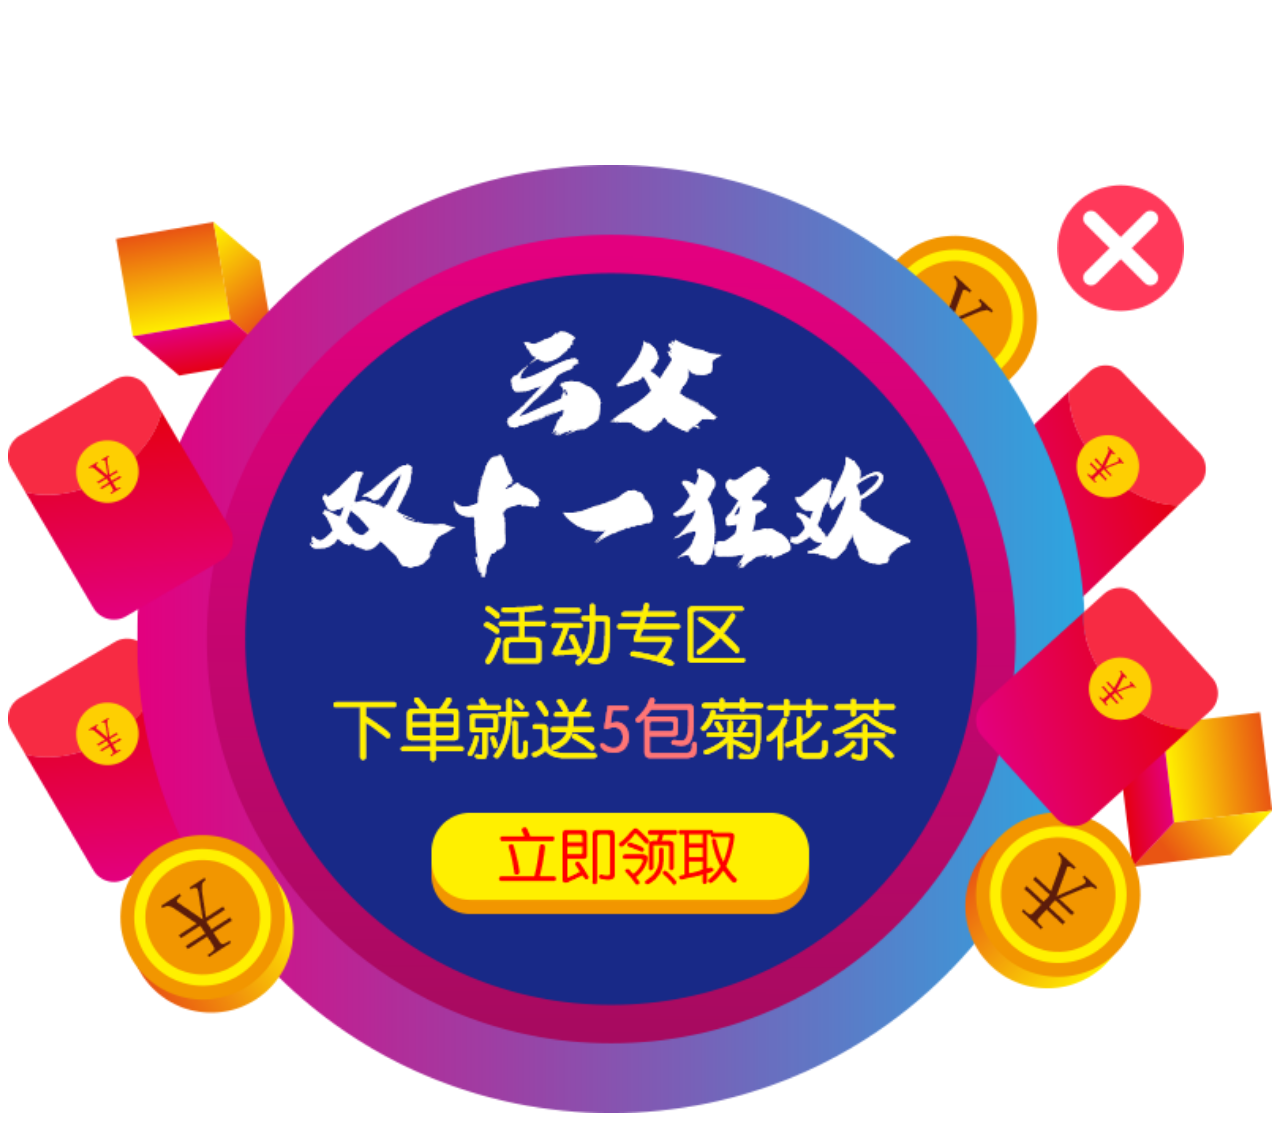
<file: index.html>
<!DOCTYPE html>
<html lang="en">

<head>
    <meta charset="utf-8">
    <meta http-equiv="X-UA-Compatible" content="IE=edge,chrome=1" />
    <meta name="viewport" content="initial-scale=1, user-scalable=0, minimum-scale=1.0, maximum-scale=1.0, shrink-to-fit=no, width=device-width, initial-scale=1.0, maximum-scale=1.0, user-scalable=0" />
    <title>双十一聚惠</title>
    <script src="js/jquery.js"></script>
    <style type="text/css">
    .fuchen {
        position: relative;
        margin-top: 165px;
        text-align: center;
    }

    .fuchen2 {
        width: 100%;
        height: auto;
    }

    .fuchenicon {
        position: absolute;
        top: 2%;
        right: 7%;
        width: 10%;
    }
    </style>
</head>

<body>
    <div class="fuchen">
        <a href="detials.html"><img src="images/双十一浮层2.png" class="fuchen2"></a>
        <img src="images/双十一浮层icon.png" class="fuchenicon">
    </div>
</body>
<script type="text/javascript">
	$(".fuchenicon").click(function(){
		$(".fuchen").css("display","none");
	})
</script>

</html>
</file>
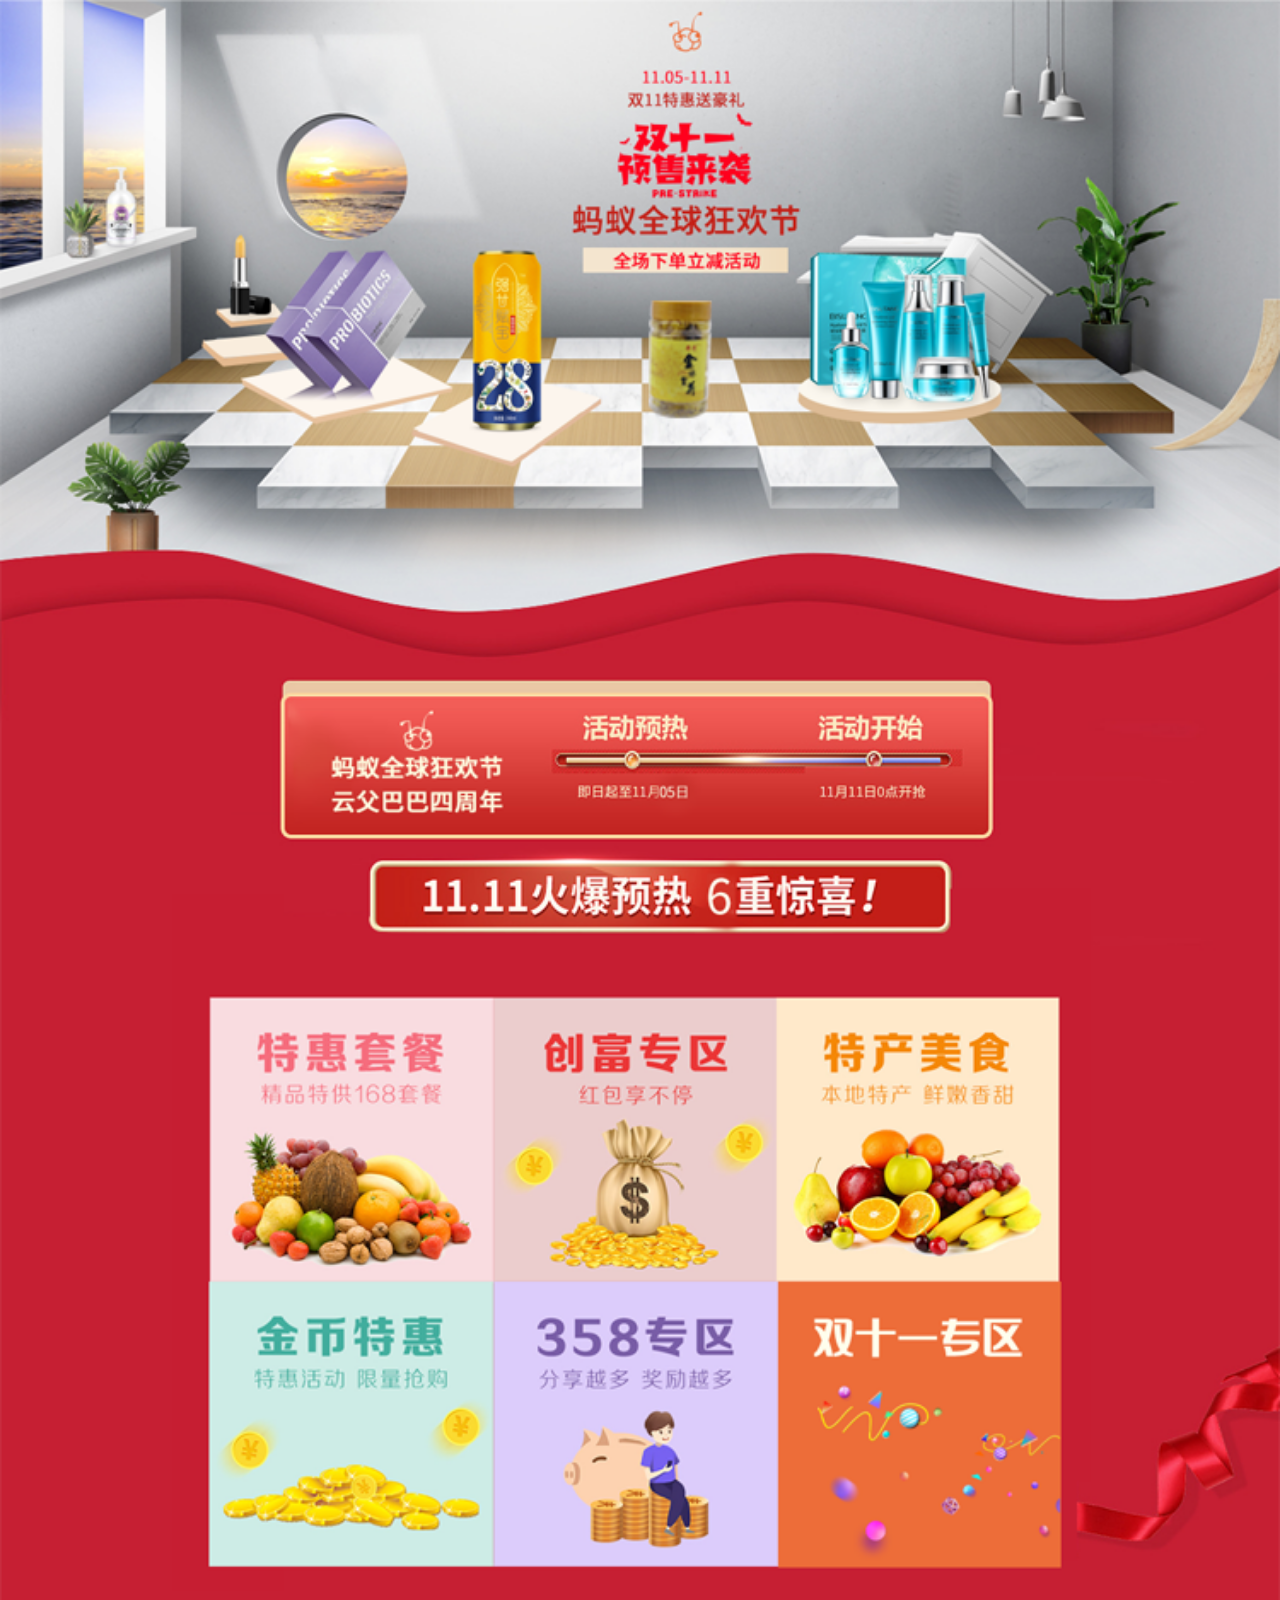
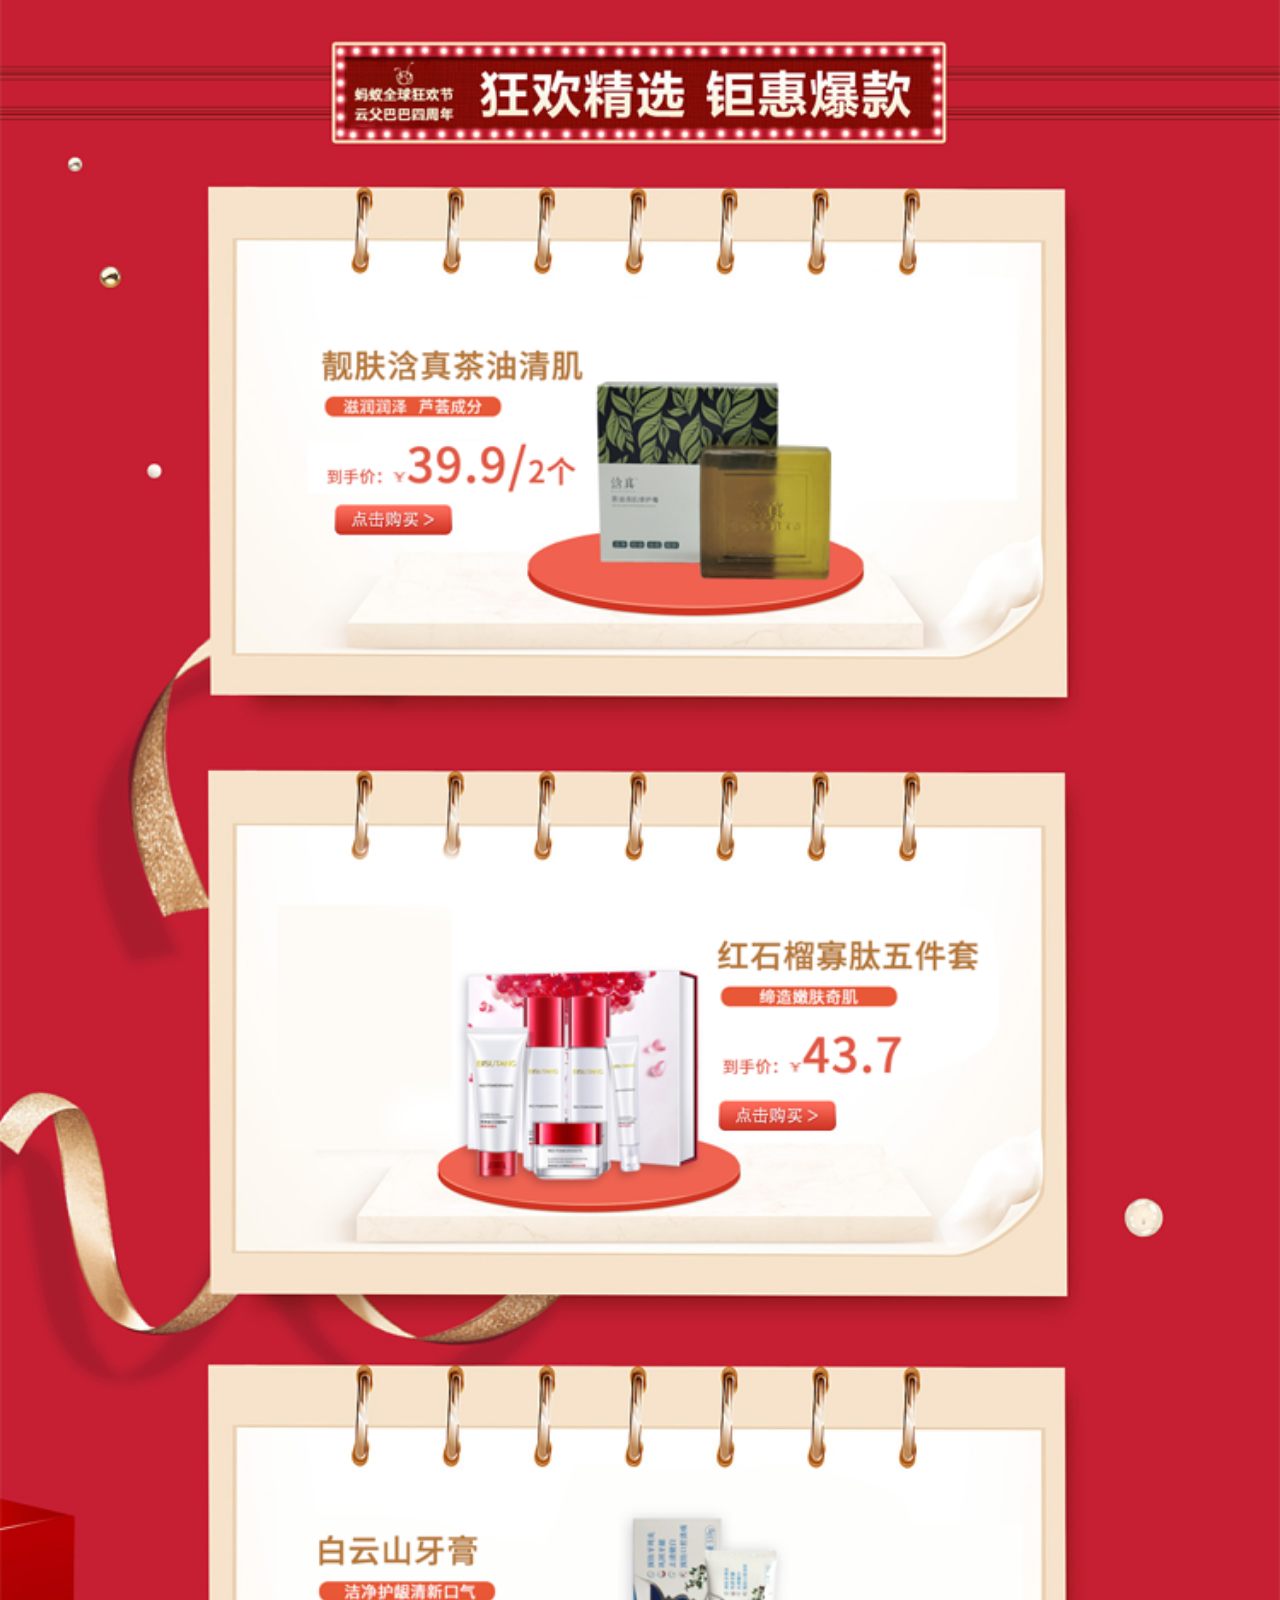
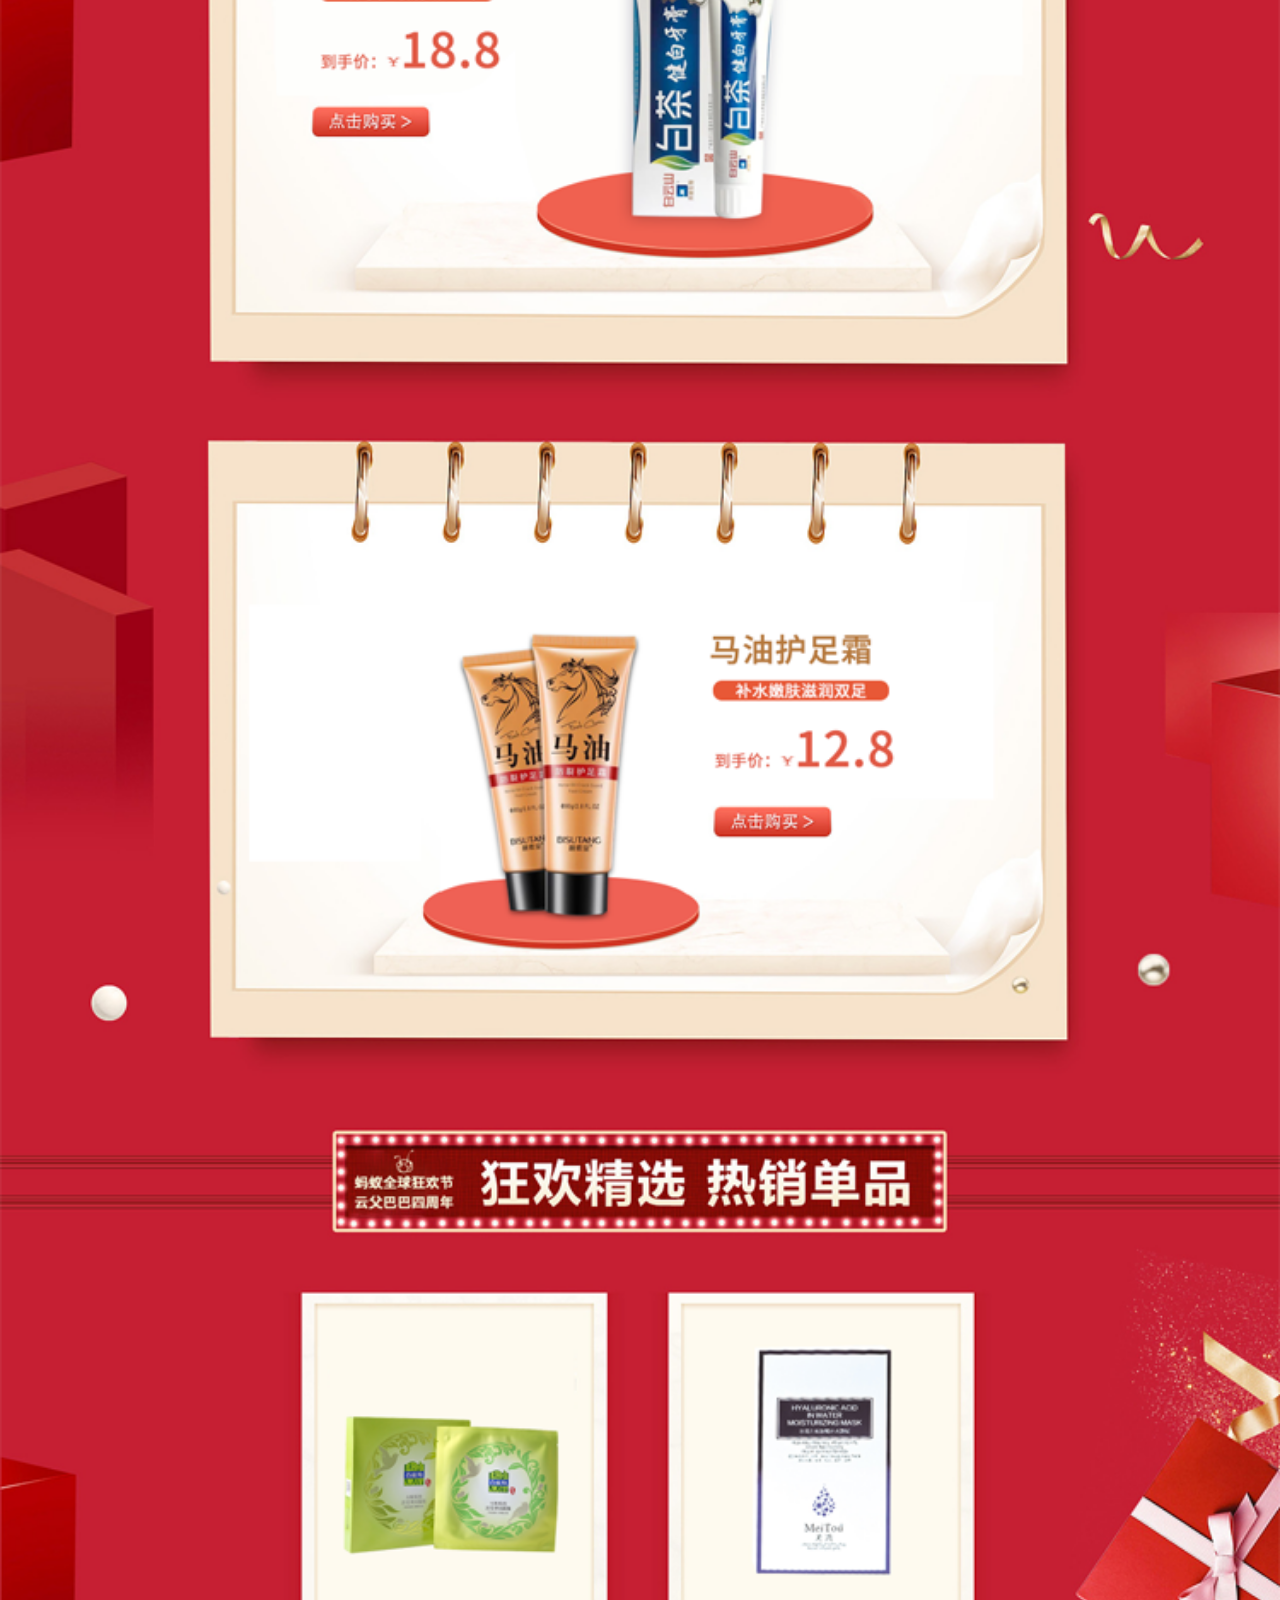
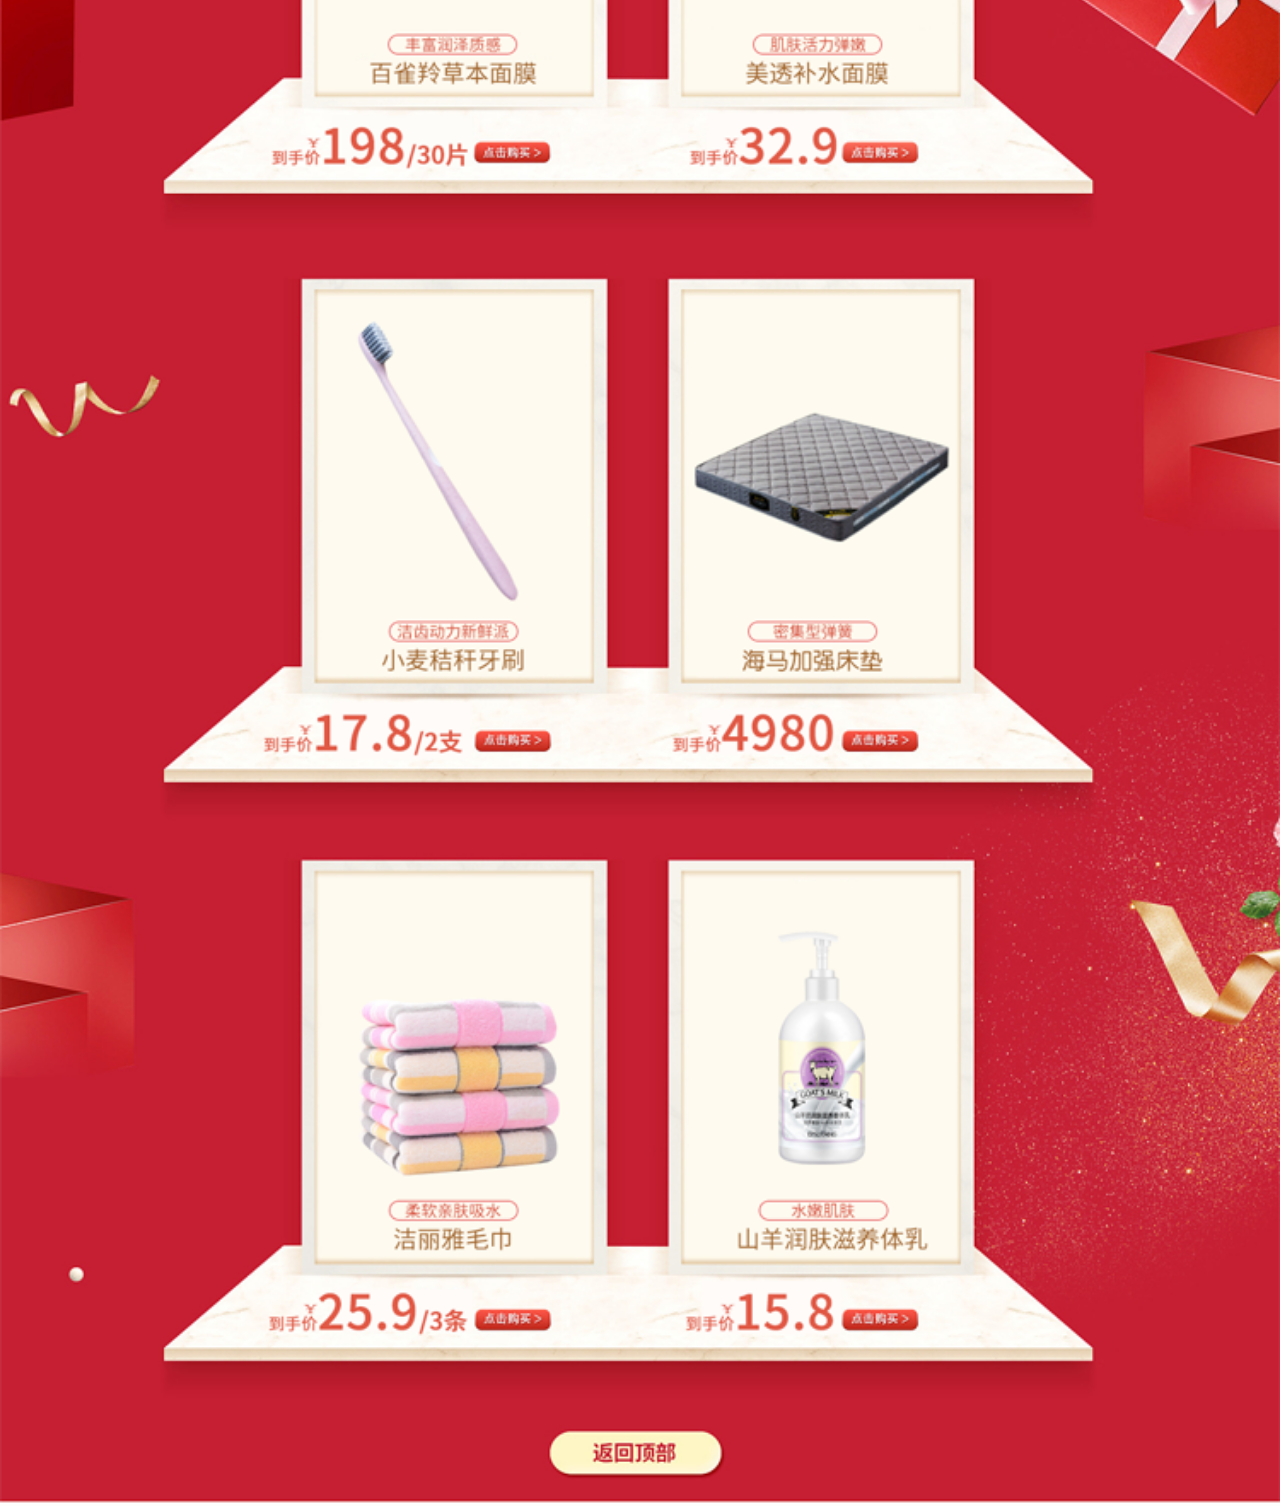
<file: detials.html>
<!DOCTYPE html>
<html lang="en">

<head>
    <meta charset="utf-8">
    <meta http-equiv="X-UA-Compatible" content="IE=edge,chrome=1" />
    <meta name="viewport" content="initial-scale=1, user-scalable=0, minimum-scale=1.0, maximum-scale=1.0, shrink-to-fit=no, width=device-width, initial-scale=1.0, maximum-scale=1.0, user-scalable=0" />
    <title>双十一聚惠</title>
    <link rel="stylesheet" type="text/css" href="css/details.css">
    <script src="js/jquery.js"></script>
</head>

<body>
    <div class="details">
        <img src="images/phone.png">
        <div class="top">
            <div class="item chayou"><a href="http://www.cdtupyg.com/wrap/product/findId?id=7134"></a></div>
            <div class="item shiliu"><a href="http://www.cdtupyg.com/wrap/product/findId?id=7140"></a></div>
            <div class="item yagao"><a href="http://www.cdtupyg.com/wrap/product/findId?id=7136"></a></div>
            <div class="item mayou"><a href="http://www.cdtupyg.com/wrap/product/findId?id=7142"></a></div>
        </div>
        <div class="bottom">
            <div class="item baique"><a href="http://www.cdtupyg.com/wrap/product/findId?id=7137"></a></div>
            <div class="item meitou"><a href="http://www.cdtupyg.com/wrap/product/findId?id=7143"></a></div>
            <div class="item yashua"><a href="http://www.cdtupyg.com/wrap/product/findId?id=7147"></a></div>
            <div class="item chuangdian"><a href="http://www.cdtupyg.com/wrap/product/findId?id=7148"></a></div>
            <div class="item maojin"><a href="http://www.cdtupyg.com/wrap/product/findId?id=7146"></a></div>
            <div class="item shengtishu"><a href="http://www.cdtupyg.com/wrap/product/findId?id=7144"></a></div>
        </div>
        <div>
            <a href="javascript:void(0)" id="toTop" style="display: block;"> 
            </a>
        </div>
    </div>
</body>
<script type="text/javascript">
$(function() {
    $(".fuchenicon").click(function() {
        $(".fuchen").css("display", "none");
    })
    $("#toTop").click(function() {
        $('body,html').animate({ scrollTop: 0 }, 1000);
        return false;
    });
})
</script>

</html>
</file>
<file: css/details.css>
* {
    margin: 0;
    padding: 0;
}

.details {
    position: relative;

}

.details img {
    width: 100%;
    height: auto;
}

.item a {
    display: inline-block;
    width: 100%;
    height: 100%;
}

.top .item {
    position: absolute;
    z-index: 999;
    /*background-color: pink;*/
    width: 60%;
    height: 6%;
}

.top .chayou {
    top: 30%;
    left: 20%;
}

.top .shiliu {
    top: 39%;
    left: 20%;
}

.top .yagao {
    top: 49%;
    left: 20%;
}

.top .mayou {
    top: 60%;
    left: 20%;
}


.bottom .item {
    position: absolute;
    z-index: 999;
    /*background-color: pink;*/
    width: 23%;
    height: 7%;
}

.bottom .baique {
    bottom: 22%;
    left: 24%
}

.bottom .meitou {
    bottom: 22%;
    left: 53%
}

.bottom .yashua {
    bottom: 12.5%;
    left: 24%
}

.bottom .chuangdian {
    bottom: 12.5%;
    left: 53%
}

.bottom .maojin {
    bottom: 3.5%;
    left: 24%
}

.bottom .shengtishu {
    bottom: 3.5%;
    left: 53%
}

#toTop  {
	display: inline-block;
	width: 15%;
	height: 1%;
	z-index: 999;
	position: absolute;
	bottom: 0.5%;
	left: 42%;
}
</file>
